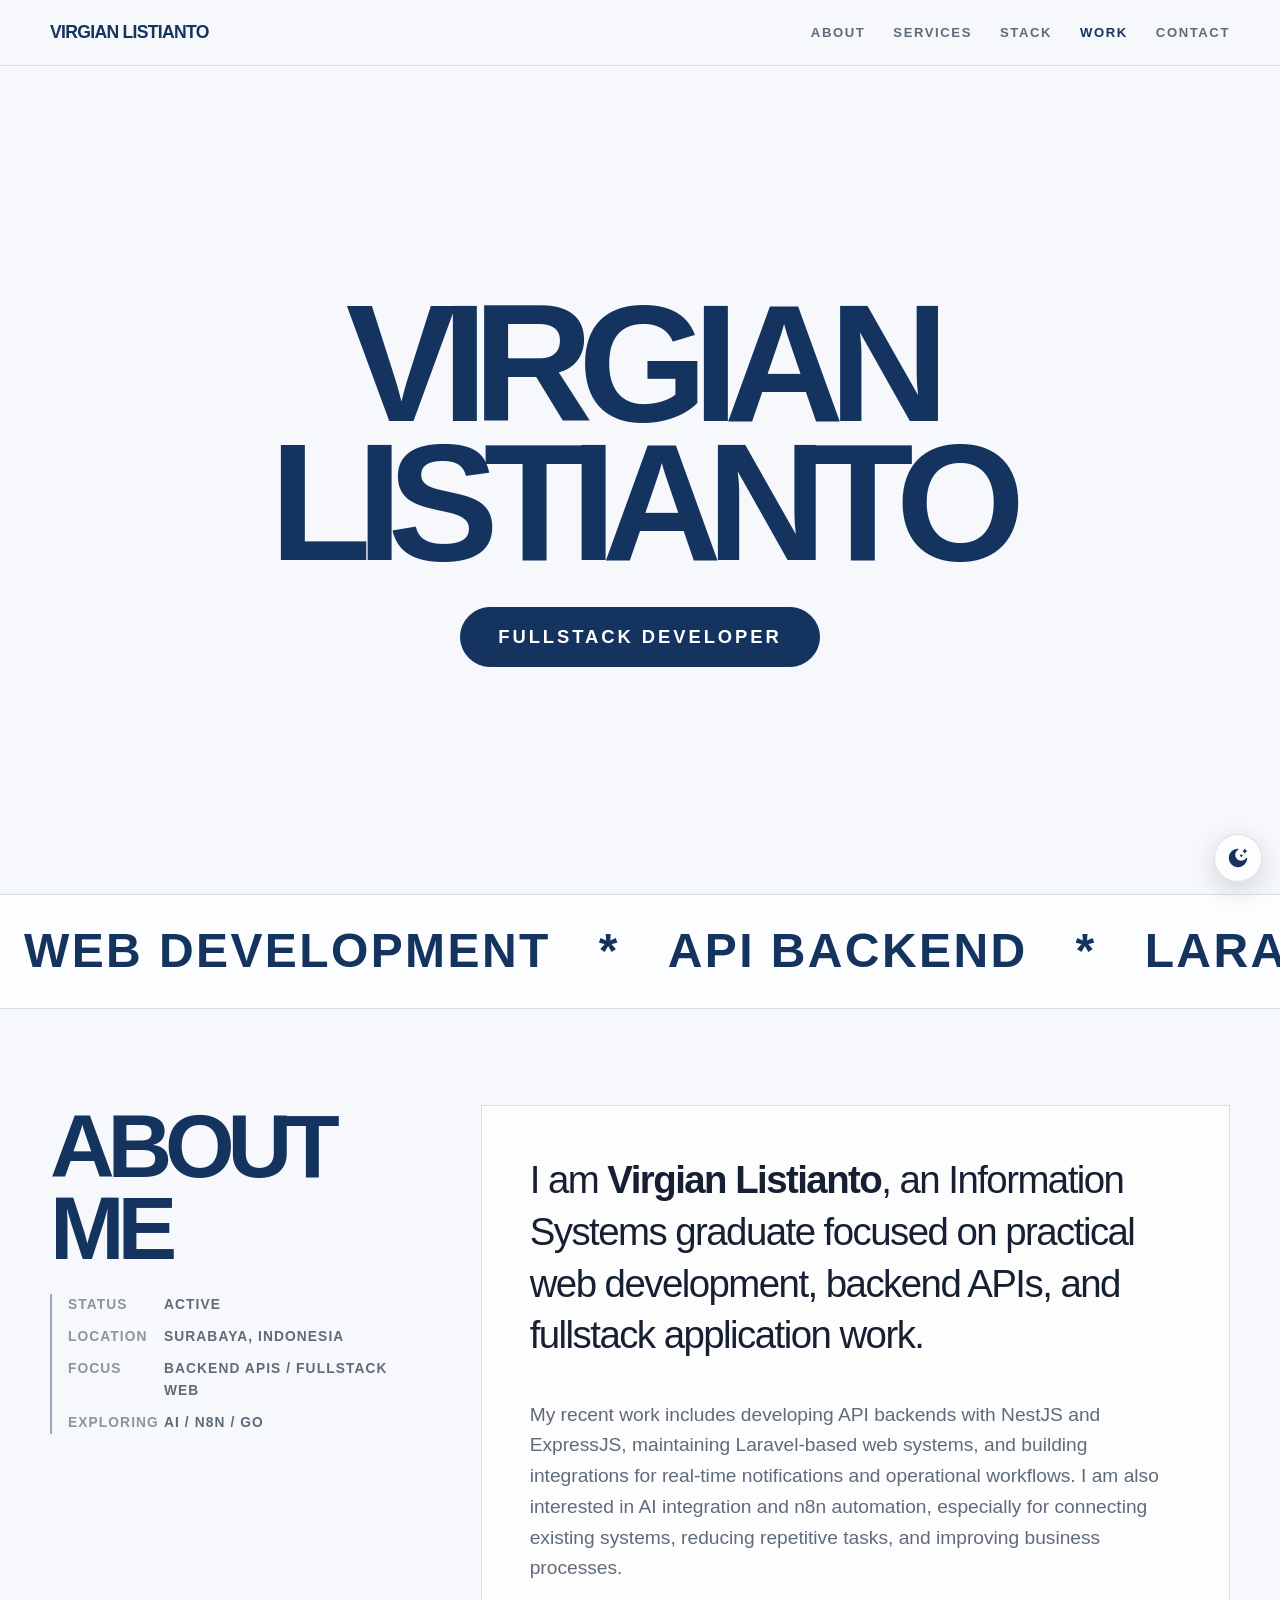
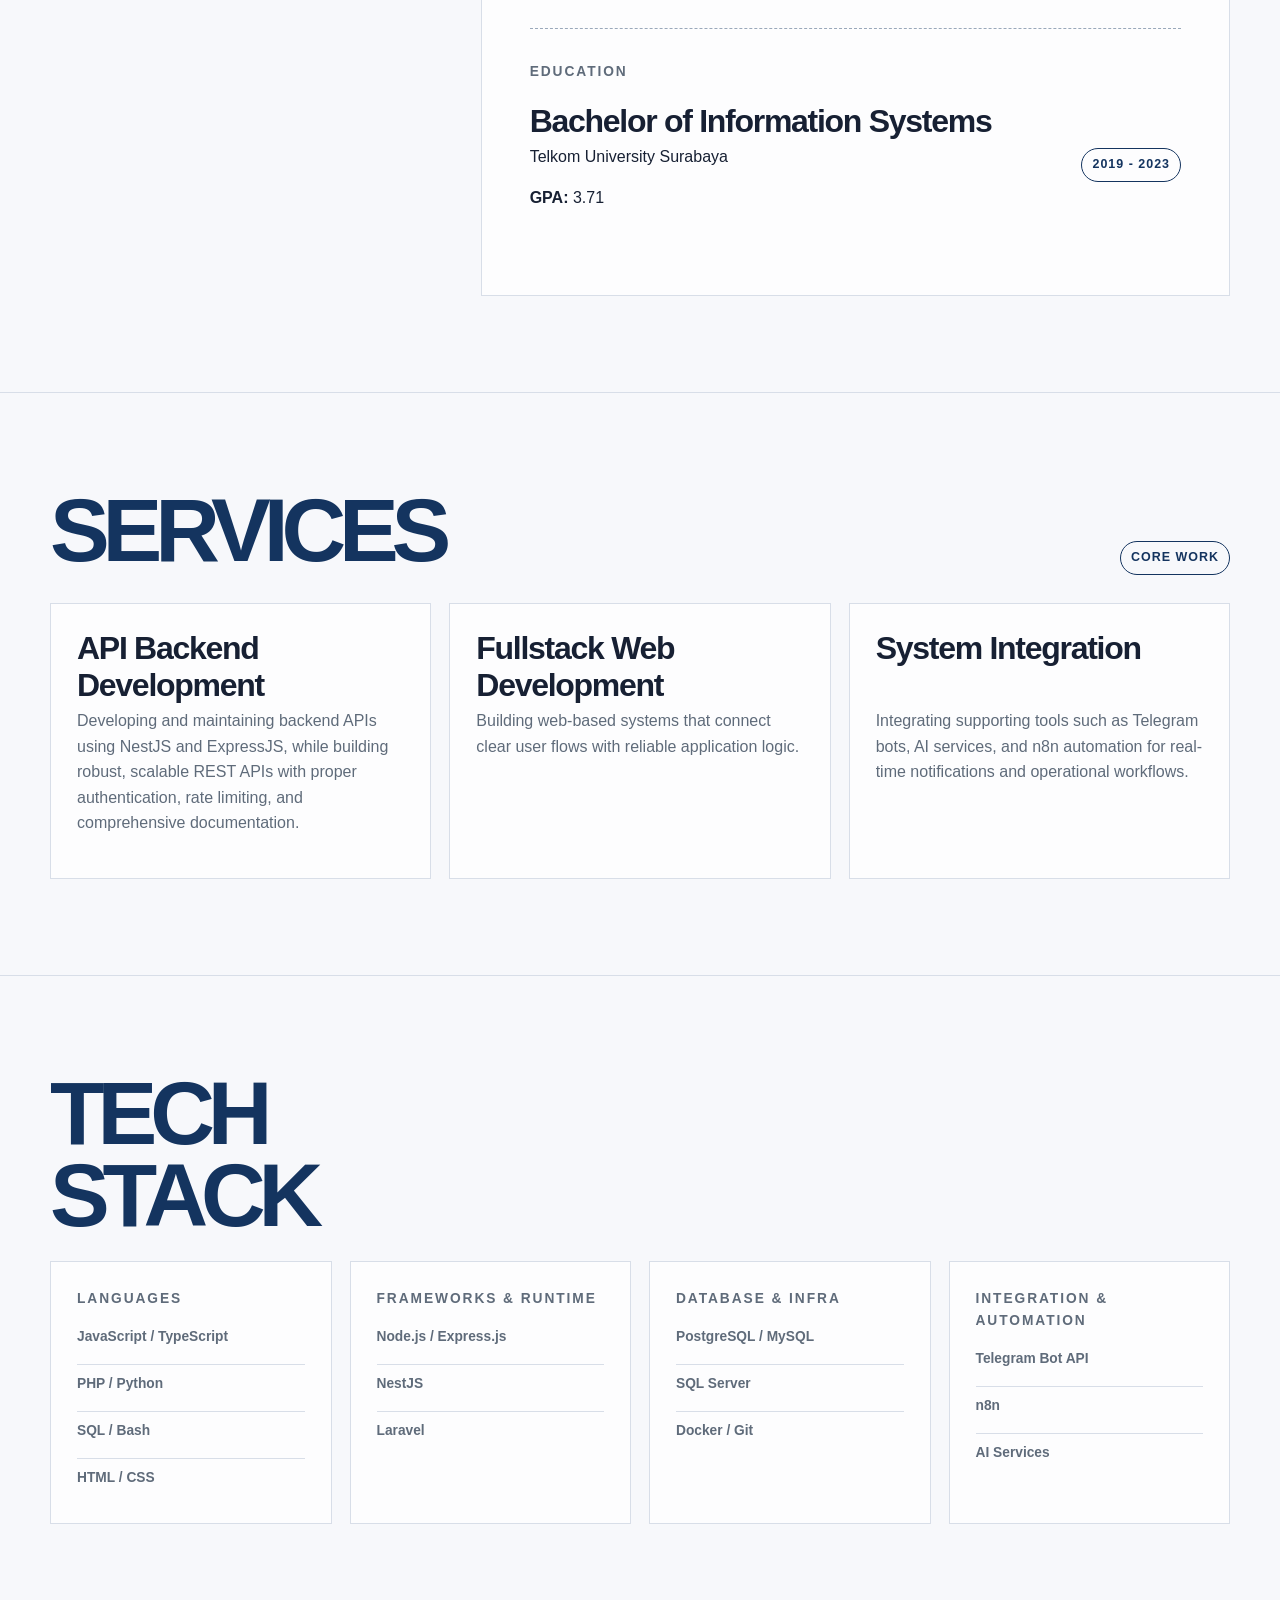
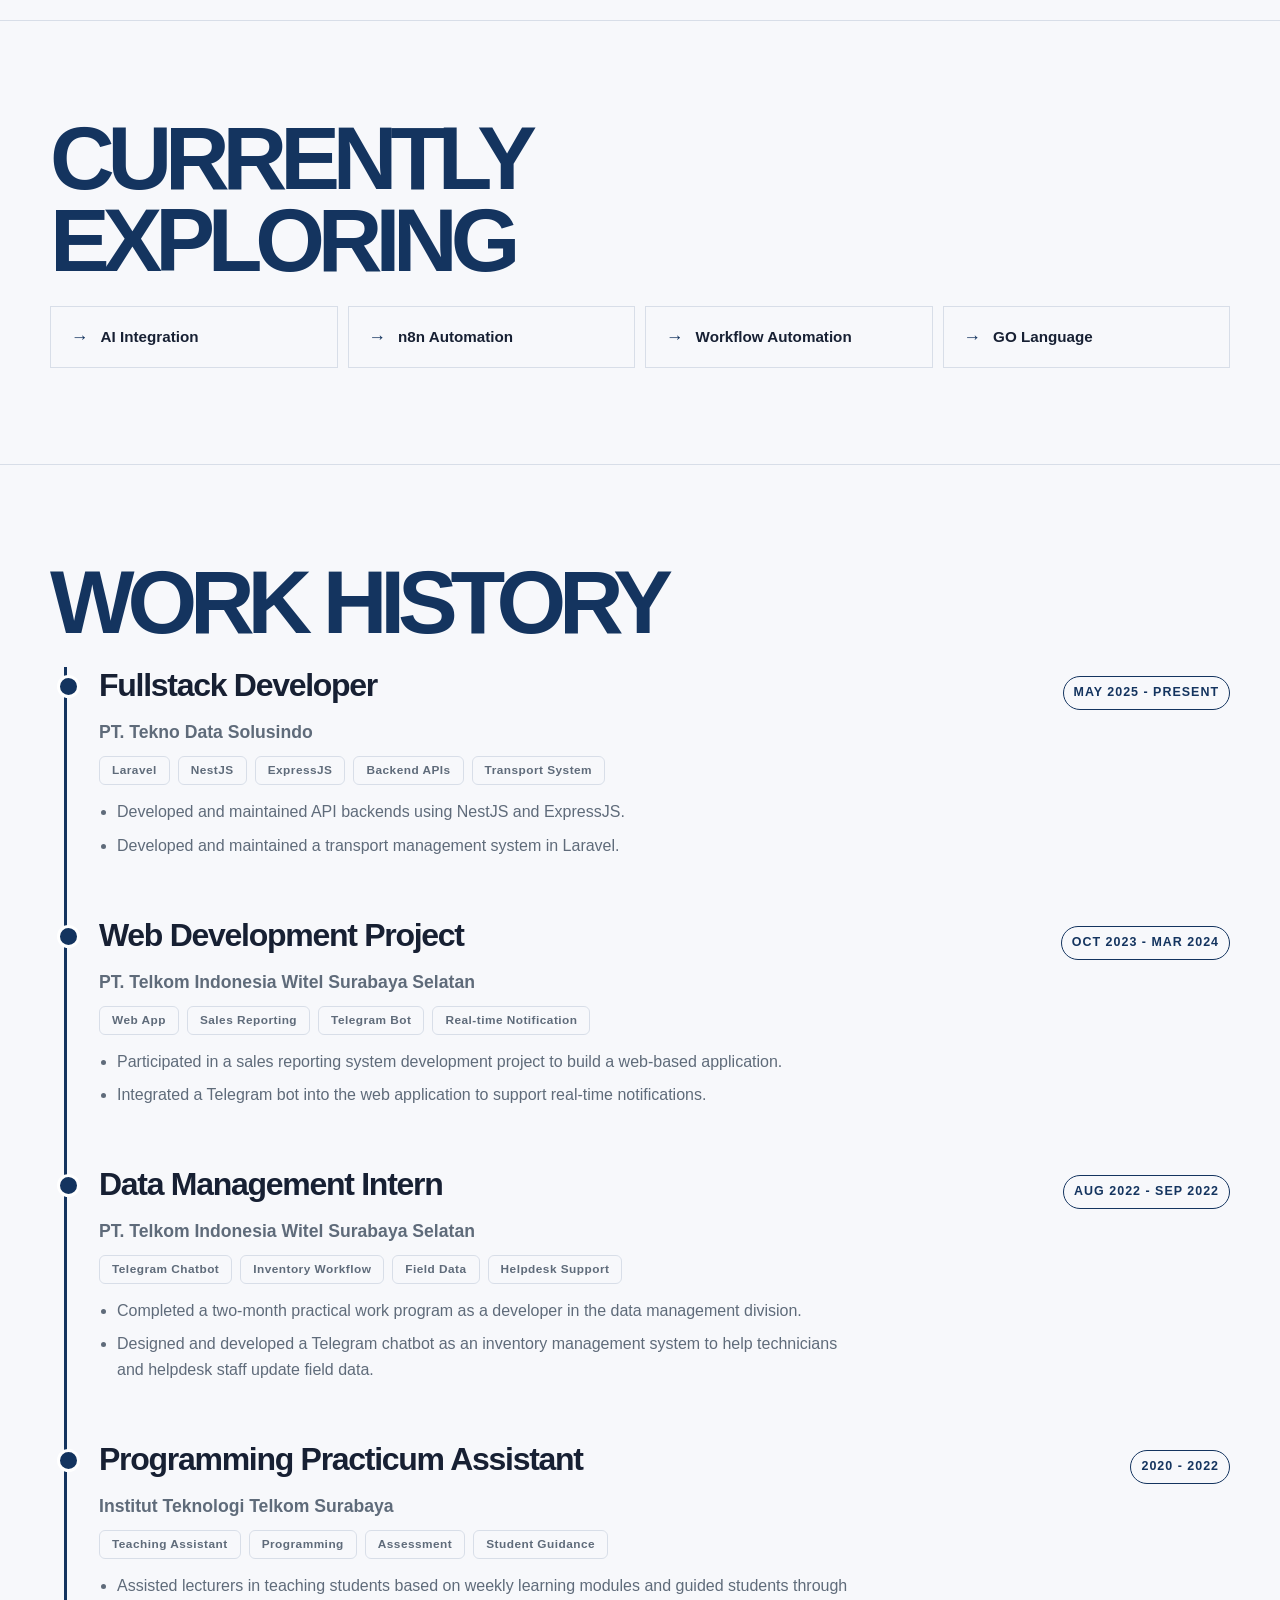
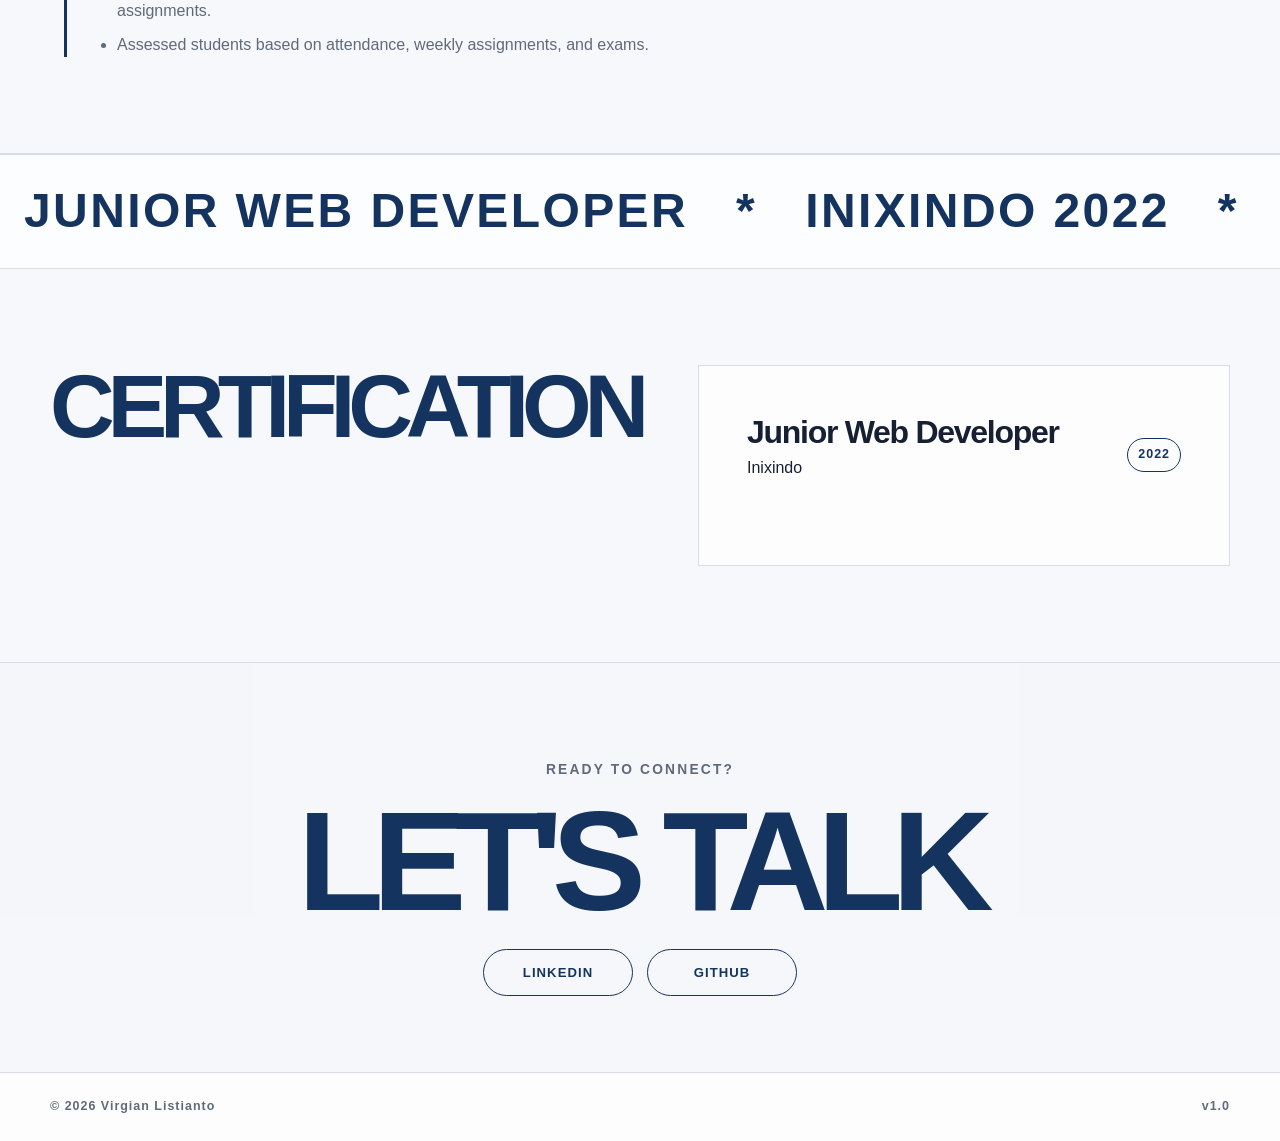
<file: index.html>
<!doctype html>
<html lang="en">
  <head>
    <meta charset="UTF-8" />
    <meta name="viewport" content="width=device-width, initial-scale=1.0" />
    <title>Virgian Listianto | Portfolio</title>
    <meta
      name="description"
      content="Portfolio of Virgian Listianto, a fullstack developer focused on backend APIs, Laravel, NestJS, ExpressJS, and workflow automation."
    />
    <link rel="canonical" href="https://z0mbi33.net/" />
    <meta property="og:title" content="Virgian Listianto | Portfolio" />
    <meta property="og:description" content="Fullstack developer focused on backend APIs, web systems, and workflow automation." />
    <meta property="og:type" content="website" />
    <meta property="og:url" content="https://z0mbi33.net/" />
    <meta property="og:image" content="https://z0mbi33.net/assets/logo.png" />
    <meta property="og:site_name" content="Virgian Listianto Portfolio" />
    <meta name="twitter:card" content="summary_large_image" />
    <meta name="twitter:title" content="Virgian Listianto | Portfolio" />
    <meta name="twitter:description" content="Fullstack developer focused on backend APIs, web systems, and workflow automation." />
    <meta name="twitter:image" content="https://z0mbi33.net/assets/logo.png" />
    <script type="application/ld+json">
      {
        "@context": "https://schema.org",
        "@type": "Person",
        "name": "Virgian Listianto",
        "url": "https://z0mbi33.net/",
        "jobTitle": "Fullstack Developer",
        "address": {
          "@type": "PostalAddress",
          "addressLocality": "Surabaya",
          "addressCountry": "Indonesia"
        },
        "sameAs": [
          "https://linkedin.com/in/virgianlistianto",
          "https://github.com/z00mbi33"
        ],
        "knowsAbout": [
          "Backend APIs",
          "Laravel",
          "NestJS",
          "ExpressJS",
          "Workflow Automation",
          "n8n",
          "Telegram Bot API"
        ]
      }
    </script>
    <link
      rel="icon"
      type="image/png"
      sizes="32x32"
      href="assets/favicon-32x32.png"
    />
    <link
      rel="icon"
      type="image/png"
      sizes="16x16"
      href="assets/favicon-16x16.png"
    />
    <link
      rel="apple-touch-icon"
      sizes="180x180"
      href="assets/apple-touch-icon.png"
    />
    <link rel="stylesheet" href="assets/custom.css" />
  </head>
  <body>
    <canvas id="scatter-background" aria-hidden="true"></canvas>

    <nav class="nav" aria-label="Primary navigation">
      <div class="container nav-inner">
        <a class="brand" href="#top">Virgian Listianto</a>
        <div class="nav-links">
          <a href="#about" data-nav-link>About</a>
          <a href="#services" data-nav-link>Services</a>
          <a href="#stack" data-nav-link>Stack</a>
          <a href="#work" data-nav-link>Work</a>
          <a href="#contact" data-nav-link>Contact</a>
        </div>
        <button
          class="nav-toggle"
          type="button"
          aria-expanded="false"
          aria-controls="mobile-nav"
        >
          Menu
        </button>
      </div>
      <div id="mobile-nav" class="mobile-nav">
        <div class="container">
          <a href="#about" data-nav-link>About</a>
          <a href="#services" data-nav-link>Services</a>
          <a href="#stack" data-nav-link>Stack</a>
          <a href="#work" data-nav-link>Work</a>
          <a href="#contact" data-nav-link>Contact</a>
        </div>
      </div>
    </nav>

    <main id="top">
      <section class="hero container">
        <div>
          <h1>Virgian<br />Listianto</h1>
          <div class="hero-actions">
            <div class="role-card">
              <strong>Fullstack Developer</strong>
            </div>
          </div>
        </div>
      </section>

      <div class="strip" aria-hidden="true">
        <div class="strip-track">
          <span>Web Development</span><span>*</span> <span>API Backend</span
          ><span>*</span> <span>Laravel</span><span>*</span> <span>NestJS</span
          ><span>*</span> <span>ExpressJS</span><span>*</span>
          <span>Fullstack</span><span>*</span> <span>Web Development</span
          ><span>*</span> <span>API Backend</span><span>*</span>
          <span>Laravel</span><span>*</span> <span>NestJS</span><span>*</span>
          <span>ExpressJS</span><span>*</span> <span>Fullstack</span
          ><span>*</span>
        </div>
      </div>

      <section id="about" class="section">
        <div class="container split">
          <div>
            <div class="section-title">
              <h2>About<br />Me</h2>
              <div class="meta-list">
                <p><span class="meta-label">Status</span><strong>Active</strong></p>
                <p><span class="meta-label">Location</span><strong>Surabaya, Indonesia</strong></p>
                <p><span class="meta-label">Focus</span><strong>Backend APIs / Fullstack Web</strong></p>
                <p><span class="meta-label">Exploring</span><strong>AI / n8n / Go</strong></p>
              </div>
            </div>
          </div>

          <div class="panel">
            <p class="intro">
              I am <strong>Virgian Listianto</strong>, an Information Systems
              graduate focused on practical web development, backend APIs, and
              fullstack application work.
            </p>
            <p class="intro-small">
              My recent work includes developing API backends with NestJS and
              ExpressJS, maintaining Laravel-based web systems, and building
              integrations for real-time notifications and operational
              workflows. I am also interested in AI integration and n8n
              automation, especially for connecting existing systems, reducing
              repetitive tasks, and improving business processes.
            </p>

            <div class="data-block">
              <p class="block-heading">Education</p>
              <div class="education-row">
                <div>
                  <h3>Bachelor of Information Systems</h3>
                  <p>Telkom University Surabaya</p>
                  <p><strong>GPA:</strong> 3.71</p>
                </div>
                <span class="date">2019 - 2023</span>
              </div>
            </div>
          </div>
        </div>
      </section>

      <section id="services" class="section">
        <div class="container">
          <div class="timeline-head">
            <h2>Services</h2>
            <span class="date">Core Work</span>
          </div>

          <div class="cards">
            <article class="card">
              <h3>API Backend Development</h3>
              <p>
                Developing and maintaining backend APIs using NestJS and
                ExpressJS, while building robust, scalable REST APIs with proper
                authentication, rate limiting, and comprehensive documentation.
              </p>
            </article>
            <article class="card">
              <h3>Fullstack Web Development</h3>
              <p>
                Building web-based systems that connect clear user flows with
                reliable application logic.
              </p>
            </article>
            <article class="card">
              <h3>System Integration</h3>
              <p>
                Integrating supporting tools such as Telegram bots, AI services,
                and n8n automation for real-time notifications and operational
                workflows.
              </p>
            </article>
          </div>
        </div>
      </section>

      <section id="stack" class="section">
        <div class="container">
          <h2>Tech<br />Stack</h2>
          <div class="cards stack-cards">
            <article class="card stack-card">
              <p class="block-heading">Languages</p>
              <ul class="stack-list">
                <li>JavaScript / TypeScript</li>
                <li>PHP / Python</li>
                <li>SQL / Bash</li>
                <li>HTML / CSS</li>
              </ul>
            </article>
            <article class="card stack-card">
              <p class="block-heading">Frameworks &amp; Runtime</p>
              <ul class="stack-list">
                <li>Node.js / Express.js</li>
                <li>NestJS</li>
                <li>Laravel</li>
              </ul>
            </article>
            <article class="card stack-card">
              <p class="block-heading">Database &amp; Infra</p>
              <ul class="stack-list">
                <li>PostgreSQL / MySQL</li>
                <li>SQL Server</li>
                <li>Docker / Git</li>
              </ul>
            </article>
            <article class="card stack-card">
              <p class="block-heading">Integration &amp; Automation</p>
              <ul class="stack-list">
                <li>Telegram Bot API</li>
                <li>n8n</li>
                <li>AI Services</li>
              </ul>
            </article>
          </div>
        </div>
      </section>

      <section id="exploring" class="section">
        <div class="container">
          <h2>Currently<br />Exploring</h2>
          <div class="explore-grid">
            <div class="explore-item">
              <span class="explore-icon" aria-hidden="true">&rarr;</span>
              <span>AI Integration</span>
            </div>
            <div class="explore-item">
              <span class="explore-icon" aria-hidden="true">&rarr;</span>
              <span>n8n Automation</span>
            </div>
            <div class="explore-item">
              <span class="explore-icon" aria-hidden="true">&rarr;</span>
              <span>Workflow Automation</span>
            </div>
            <div class="explore-item">
              <span class="explore-icon" aria-hidden="true">&rarr;</span>
              <span>GO Language</span>
            </div>
          </div>
        </div>
      </section>

      <section id="work" class="section">
        <div class="container">
          <h2>Work History</h2>

          <div class="timeline">
            <article class="timeline-item">
              <div class="timeline-head">
                <h3>Fullstack Developer</h3>
                <span class="date">May 2025 - Present</span>
              </div>
              <h4>PT. Tekno Data Solusindo</h4>
              <div class="tag-row">
                <span>Laravel</span>
                <span>NestJS</span>
                <span>ExpressJS</span>
                <span>Backend APIs</span>
                <span>Transport System</span>
              </div>
              <ul>
                <li>
                  Developed and maintained API backends using NestJS and
                  ExpressJS.
                </li>
                <li>
                  Developed and maintained a transport management system in
                  Laravel.
                </li>
              </ul>
            </article>

            <article class="timeline-item">
              <div class="timeline-head">
                <h3>Web Development Project</h3>
                <span class="date">Oct 2023 - Mar 2024</span>
              </div>
              <h4>PT. Telkom Indonesia Witel Surabaya Selatan</h4>
              <div class="tag-row">
                <span>Web App</span>
                <span>Sales Reporting</span>
                <span>Telegram Bot</span>
                <span>Real-time Notification</span>
              </div>
              <ul>
                <li>
                  Participated in a sales reporting system development project
                  to build a web-based application.
                </li>
                <li>
                  Integrated a Telegram bot into the web application to support
                  real-time notifications.
                </li>
              </ul>
            </article>

            <article class="timeline-item">
              <div class="timeline-head">
                <h3>Data Management Intern</h3>
                <span class="date">Aug 2022 - Sep 2022</span>
              </div>
              <h4>PT. Telkom Indonesia Witel Surabaya Selatan</h4>
              <div class="tag-row">
                <span>Telegram Chatbot</span>
                <span>Inventory Workflow</span>
                <span>Field Data</span>
                <span>Helpdesk Support</span>
              </div>
              <ul>
                <li>
                  Completed a two-month practical work program as a developer in
                  the data management division.
                </li>
                <li>
                  Designed and developed a Telegram chatbot as an inventory
                  management system to help technicians and helpdesk staff
                  update field data.
                </li>
              </ul>
            </article>

            <article class="timeline-item">
              <div class="timeline-head">
                <h3>Programming Practicum Assistant</h3>
                <span class="date">2020 - 2022</span>
              </div>
              <h4>Institut Teknologi Telkom Surabaya</h4>
              <div class="tag-row">
                <span>Teaching Assistant</span>
                <span>Programming</span>
                <span>Assessment</span>
                <span>Student Guidance</span>
              </div>
              <ul>
                <li>
                  Assisted lecturers in teaching students based on weekly
                  learning modules and guided students through assignments.
                </li>
                <li>
                  Assessed students based on attendance, weekly assignments, and
                  exams.
                </li>
              </ul>
            </article>
          </div>
        </div>
      </section>

      <div class="strip" aria-hidden="true">
        <div class="strip-track">
          <span>Junior Web Developer</span><span>*</span>
          <span>Inixindo 2022</span><span>*</span>
          <span>Junior Web Developer</span><span>*</span>
          <span>Inixindo 2022</span><span>*</span>
          <span>Junior Web Developer</span><span>*</span>
          <span>Inixindo 2022</span><span>*</span>
        </div>
      </div>

      <section class="section certification-section">
        <div class="container split">
          <div>
            <div class="section-title">
              <h2>Certification</h2>
            </div>
          </div>
          <div class="panel">
            <div class="cert-row">
              <div>
                <h3>Junior Web Developer</h3>
                <p>Inixindo</p>
              </div>
              <span class="date">2022</span>
            </div>
          </div>
        </div>
      </section>
    </main>

    <section id="contact" class="contact-section">
      <div class="container">
        <p class="contact-kicker">Ready to connect?</p>
        <p class="talk">Let's Talk</p>

        <div class="contact-links" aria-label="Social links">
          <a
            class="contact-pill"
            href="https://linkedin.com/in/virgianlistianto"
            target="_blank"
            rel="noreferrer"
            >LinkedIn</a
          >
          <a
            class="contact-pill"
            href="https://github.com/z00mbi33"
            target="_blank"
            rel="noreferrer"
            >GitHub</a
          >
        </div>
      </div>
    </section>

    <footer class="footer">
      <div class="container footer-bottom">
        <span>&copy; 2026 Virgian Listianto</span>
        <span>v1.0</span>
      </div>
    </footer>

    <button
      class="theme-toggle"
      type="button"
      aria-label="Switch to dark mode"
      aria-pressed="false"
    >
      <span class="theme-toggle-icon theme-toggle-icon-moon" aria-hidden="true">
        <svg viewBox="0 0 24 24" role="presentation" focusable="false">
          <path
            d="M19.9001 2.30719C19.7392 1.8976 19.1616 1.8976 19.0007 2.30719L18.5703 3.40247C18.5212 3.52752 18.4226 3.62651 18.298 3.67583L17.2067 4.1078C16.7986 4.26934 16.7986 4.849 17.2067 5.01054L18.298 5.44252C18.4226 5.49184 18.5212 5.59082 18.5703 5.71587L19.0007 6.81115C19.1616 7.22074 19.7392 7.22074 19.9001 6.81116L20.3305 5.71587C20.3796 5.59082 20.4782 5.49184 20.6028 5.44252L21.6941 5.01054C22.1022 4.849 22.1022 4.26934 21.6941 4.1078L20.6028 3.67583C20.4782 3.62651 20.3796 3.52752 20.3305 3.40247L19.9001 2.30719Z"
            fill="currentColor"
          />
          <path
            d="M16.0328 8.12967C15.8718 7.72009 15.2943 7.72009 15.1333 8.12967L14.9764 8.52902C14.9273 8.65407 14.8287 8.75305 14.7041 8.80237L14.3062 8.95987C13.8981 9.12141 13.8981 9.70107 14.3062 9.86261L14.7041 10.0201C14.8287 10.0694 14.9273 10.1684 14.9764 10.2935L15.1333 10.6928C15.2943 11.1024 15.8718 11.1024 16.0328 10.6928L16.1897 10.2935C16.2388 10.1684 16.3374 10.0694 16.462 10.0201L16.8599 9.86261C17.268 9.70107 17.268 9.12141 16.8599 8.95987L16.462 8.80237C16.3374 8.75305 16.2388 8.65407 16.1897 8.52902L16.0328 8.12967Z"
            fill="currentColor"
          />
          <path
            d="M12 22C17.5228 22 22 17.5228 22 12C22 11.5373 21.3065 11.4608 21.0672 11.8568C19.9289 13.7406 17.8615 15 15.5 15C11.9101 15 9 12.0899 9 8.5C9 6.13845 10.2594 4.07105 12.1432 2.93276C12.5392 2.69347 12.4627 2 12 2C6.47715 2 2 6.47715 2 12C2 17.5228 6.47715 22 12 22Z"
            fill="currentColor"
          />
        </svg>
      </span>
      <span class="theme-toggle-icon theme-toggle-icon-sun" aria-hidden="true">
        <svg viewBox="0 0 24 24" role="presentation" focusable="false">
          <circle cx="12" cy="12" r="4" />
          <g
            fill="none"
            stroke="currentColor"
            stroke-width="1.8"
            stroke-linecap="round"
          >
            <path d="M12 2.2v2.2" />
            <path d="M12 19.6v2.2" />
            <path d="M2.2 12h2.2" />
            <path d="M19.6 12h2.2" />
            <path d="M5.1 5.1l1.6 1.6" />
            <path d="M17.3 17.3l1.6 1.6" />
            <path d="M17.3 6.7l1.6-1.6" />
            <path d="M5.1 18.9l1.6-1.6" />
          </g>
        </svg>
      </span>
    </button>

    <script src="assets/custom.js" defer></script>
  </body>
</html>
</file>
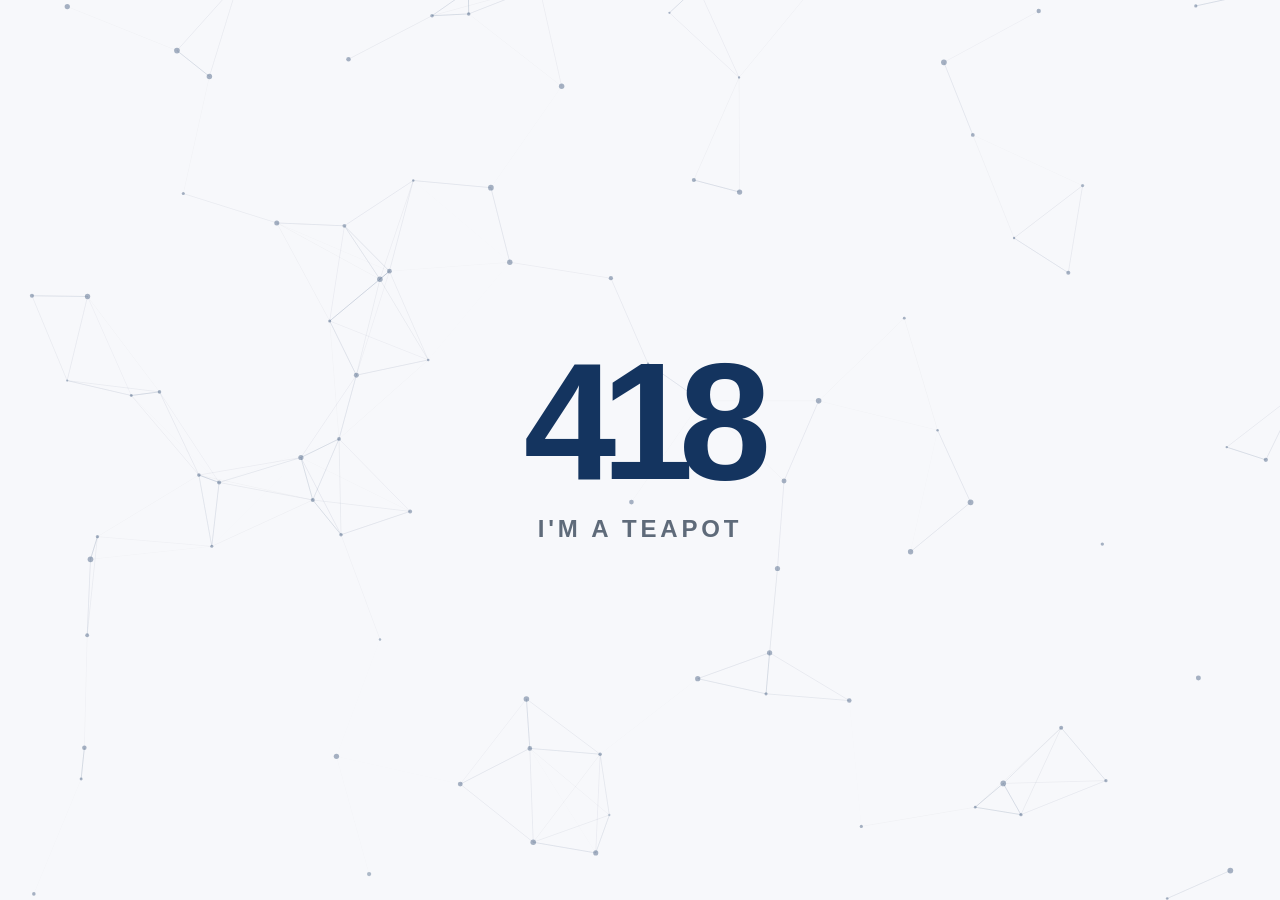
<file: 418.html>
<!DOCTYPE html>
<html lang="en">
<head>
    <meta charset="UTF-8">
    <meta name="viewport" content="width=device-width, initial-scale=1.0">
    <title>418 | I'm a teapot</title>
    <meta name="description" content="I'm a teapot.">
    <link rel="icon" type="image/png" sizes="32x32" href="assets/favicon-32x32.png">
    <link rel="icon" type="image/png" sizes="16x16" href="assets/favicon-16x16.png">
    <link rel="apple-touch-icon" sizes="180x180" href="assets/apple-touch-icon.png">
    <link rel="stylesheet" href="assets/custom.css">
</head>
<body class="error-page">
    <canvas id="scatter-background" aria-hidden="true"></canvas>

    <main class="error-main">
        <section class="error-hero" aria-labelledby="error-title">
            <h1 id="error-title">418</h1>
            <p>I'm a teapot</p>
        </section>
    </main>

    <script src="assets/custom.js" defer></script>
</body>
</html>
</file>
<file: assets/custom.css>
:root {
    --bg: #f7f8fb;
    --paper: #ffffff;
    --paper-soft: #f3f6fa;
    --primary: #14345f;
    --primary-soft: #e8eef7;
    --text: #172033;
    --muted: #5f6b7a;
    --line: #d8dee8;
    --line-dark: #9aa8ba;
    --nav-bg: rgba(247, 248, 251, 0.94);
    --surface-bg: rgba(255, 255, 255, 0.7);
    --strip-bg: rgba(255, 255, 255, 0.64);
    --contact-bg: rgba(243, 246, 250, 0.68);
    --scatter-color: 20, 52, 95;
}

[data-theme="dark"] {
    --bg: #08111f;
    --paper: #101b2d;
    --paper-soft: #14233a;
    --primary: #8fb8ff;
    --primary-soft: #1d3454;
    --text: #eef4ff;
    --muted: #9eabc0;
    --line: #24344d;
    --line-dark: #3b506f;
    --nav-bg: rgba(8, 17, 31, 0.88);
    --surface-bg: rgba(16, 27, 45, 0.72);
    --strip-bg: rgba(16, 27, 45, 0.58);
    --contact-bg: rgba(12, 24, 42, 0.72);
    --scatter-color: 143, 184, 255;
}

* {
    box-sizing: border-box;
}

html {
    scroll-behavior: smooth;
    scroll-padding-top: 88px;
}

body {
    position: relative;
    margin: 0;
    background: var(--bg);
    color: var(--text);
    font-family: Arial, Helvetica, sans-serif;
    line-height: 1.6;
}

body,
.nav,
.section,
.strip,
.panel,
.card,
.data-block,
.contact-section,
.education-row,
.cert-row,
.footer,
.role-card,
.contact-pill,
.theme-toggle,
.timeline-item::before,
.timeline-item,
.explore-item,
.nav-toggle,
.mobile-nav a,
.tag-row span {
    transition: background-color 220ms ease, color 220ms ease, border-color 220ms ease, box-shadow 220ms ease;
}

h1,
h2,
h3,
h4,
.brand,
.nav-links,
.meta-list,
.block-heading,
.intro-small,
.card p,
ul,
.date,
.talk,
.contact-kicker,
.footer-bottom,
.theme-toggle-icon,
.stack-item,
.explore-icon,
.meta-label,
.stack-list li,
.tag-row span {
    transition: color 220ms ease, border-color 220ms ease, opacity 220ms ease, transform 220ms ease;
}

#scatter-background {
    position: fixed;
    inset: 0;
    z-index: 0;
    pointer-events: none;
    opacity: 0.95;
}

a {
    color: inherit;
    text-decoration: none;
}

a:hover {
    text-decoration: underline;
}

p,
h1,
h2,
h3,
h4 {
    margin-top: 0;
}

.container {
    width: min(1180px, calc(100% - 32px));
    margin: 0 auto;
}

.nav {
    position: sticky;
    top: 0;
    z-index: 10;
    width: 100%;
    border-bottom: 1px solid var(--line);
    background: var(--nav-bg);
    backdrop-filter: blur(12px);
}

main,
.contact-section,
.footer {
    position: relative;
    z-index: 1;
}

.nav-inner {
    display: flex;
    align-items: center;
    justify-content: space-between;
    padding: 18px 0;
}

.brand {
    color: var(--primary);
    font-size: 1.1rem;
    font-weight: 800;
    letter-spacing: -0.04em;
    text-transform: uppercase;
}

.nav-links {
    display: flex;
    gap: 28px;
    color: var(--muted);
    font-size: 0.82rem;
    font-weight: 700;
    letter-spacing: 0.12em;
    text-transform: uppercase;
}

.nav-toggle {
    display: none;
    align-items: center;
    justify-content: center;
    border: 1px solid var(--line);
    border-radius: 6px;
    background: transparent;
    color: var(--primary);
    font-family: inherit;
    font-size: 0.78rem;
    font-weight: 800;
    letter-spacing: 0.12em;
    text-transform: uppercase;
    padding: 8px 16px;
    cursor: pointer;
    transition: border-color 200ms ease, color 200ms ease, background-color 220ms ease;
}

.nav-toggle:hover {
    border-color: var(--primary);
}

.mobile-nav {
    max-height: 0;
    overflow: hidden;
    transition: max-height 300ms ease, border-color 220ms ease;
    border-top: 1px solid transparent;
}

.mobile-nav.is-open {
    max-height: 320px;
    border-top-color: var(--line);
}

.mobile-nav .container {
    display: flex;
    flex-direction: column;
}

.mobile-nav a {
    display: block;
    padding: 14px 0;
    color: var(--muted);
    font-size: 0.82rem;
    font-weight: 700;
    letter-spacing: 0.12em;
    text-transform: uppercase;
    text-decoration: none;
    border-bottom: 1px solid var(--line);
    transition: color 180ms ease;
}

.mobile-nav a:last-child {
    border-bottom: none;
}

.mobile-nav a:hover {
    color: var(--primary);
    text-decoration: none;
}

.nav-links a.is-active,
.mobile-nav a.is-active {
    color: var(--primary);
}

main {
    padding-top: 0;
}

.error-main {
    display: flex;
    min-height: 100vh;
    align-items: center;
    justify-content: center;
    padding: 0;
}

.error-hero {
    width: min(1180px, calc(100% - 32px));
    margin: 0 auto;
    text-align: center;
}

.error-hero h1 {
    margin-bottom: 18px;
}

.error-hero p {
    margin-bottom: 0;
    color: var(--muted);
    font-size: clamp(1rem, 3vw, 1.5rem);
    font-weight: 800;
    letter-spacing: 0.16em;
    text-transform: uppercase;
}

.hero {
    display: flex;
    min-height: calc(100vh - 72px);
    align-items: center;
    justify-content: center;
    padding: 80px 0;
    text-align: center;
}

h1 {
    color: var(--primary);
    margin-bottom: 34px;
    font-size: clamp(4rem, 13vw, 11rem);
    line-height: 0.84;
    letter-spacing: -0.09em;
    text-transform: uppercase;
}

.hero-actions {
    display: flex;
    justify-content: center;
}

.role-card {
    min-width: min(360px, 100%);
    border: 1px solid var(--primary);
    border-radius: 999px;
    padding: 14px 24px;
    background: var(--primary);
    color: #ffffff;
    text-align: center;
}

.role-card strong {
    display: block;
    color: inherit;
    font-size: clamp(0.95rem, 2vw, 1.15rem);
    letter-spacing: 0.16em;
    text-transform: uppercase;
}

.strip {
    overflow: hidden;
    border-top: 1px solid var(--line);
    border-bottom: 1px solid var(--line);
    background: var(--strip-bg);
    padding: 18px 0;
}

.strip-track {
    display: flex;
    width: max-content;
    animation: marquee 28s linear infinite;
    color: var(--primary);
    font-size: clamp(1.4rem, 4vw, 3rem);
    font-weight: 800;
    letter-spacing: 0.05em;
    text-transform: uppercase;
    white-space: nowrap;
}

.strip-track span {
    margin: 0 24px;
}

@keyframes marquee {
    from { transform: translateX(0); }
    to { transform: translateX(-50%); }
}

.section {
    padding: 96px 0;
    border-bottom: 1px solid var(--line);
}

#exploring {
    transition: border-color 350ms ease;
}

.split {
    display: grid;
    grid-template-columns: 4fr 8fr;
    gap: 56px;
}

.section-title {
    position: sticky;
    top: 104px;
}

h2 {
    color: var(--primary);
    margin-bottom: 24px;
    font-size: clamp(3rem, 7vw, 6rem);
    line-height: 0.92;
    letter-spacing: -0.08em;
    text-transform: uppercase;
}

.meta-list {
    border-left: 2px solid var(--line-dark);
    padding-left: 16px;
    color: var(--muted);
    font-size: 0.86rem;
    font-weight: 700;
    letter-spacing: 0.08em;
    text-transform: uppercase;
}

.meta-list p {
    margin-bottom: 10px;
    display: grid;
    grid-template-columns: 88px 1fr;
    gap: 8px;
}

.meta-label {
    color: var(--muted);
    opacity: 0.7;
    font-weight: 600;
}

.panel {
    border: 1px solid var(--line);
    background: var(--surface-bg);
    padding: clamp(26px, 5vw, 48px);
}

.intro {
    font-size: clamp(1.45rem, 3vw, 2.4rem);
    line-height: 1.35;
    letter-spacing: -0.04em;
}

.intro-small {
    margin-top: 24px;
    color: var(--muted);
    font-size: clamp(1rem, 2vw, 1.2rem);
}

.data-block {
    margin-top: 44px;
    border-top: 1px dashed var(--line-dark);
    padding-top: 32px;
}

.block-heading {
    margin-bottom: 20px;
    color: var(--muted);
    font-size: 0.86rem;
    font-weight: 800;
    letter-spacing: 0.14em;
    text-transform: uppercase;
}

.education-row,
.cert-row {
    display: flex;
    align-items: center;
    justify-content: space-between;
    gap: 24px;
    border-top: 1px solid var(--line);
    padding: 20px 0;
}

.education-row:first-of-type,
.cert-row:first-of-type {
    border-top: 0;
    padding-top: 0;
}

.certification-section .panel {
    align-self: start;
    transition: background-color 350ms ease, border-color 350ms ease, box-shadow 350ms ease;
}

.certification-section .cert-row {
    transition: border-color 350ms ease;
}

h3 {
    margin-bottom: 4px;
    font-size: clamp(1.35rem, 3vw, 2rem);
    line-height: 1.15;
    letter-spacing: -0.04em;
}

h4 {
    margin-bottom: 10px;
    color: var(--muted);
    font-size: 1.1rem;
}

.date {
    flex: 0 0 auto;
    border: 1px solid var(--primary);
    border-radius: 999px;
    padding: 6px 10px;
    color: var(--primary);
    font-size: 0.78rem;
    font-weight: 800;
    letter-spacing: 0.08em;
    text-transform: uppercase;
}

.cards {
    display: grid;
    grid-template-columns: repeat(3, 1fr);
    gap: 18px;
}

.card {
    min-height: 190px;
    border: 1px solid var(--line);
    background: var(--surface-bg);
    padding: 26px;
}

.card p {
    color: var(--muted);
}

.card h3 {
    min-height: 4.6rem;
}

.timeline {
    border-left: 3px solid var(--primary);
    margin-left: 14px;
}

.timeline-item {
    position: relative;
    padding: 0 0 58px 32px;
}

.timeline-item:last-child {
    padding-bottom: 0;
}

.timeline-item::before {
    content: "";
    position: absolute;
    top: 8px;
    left: -10px;
    width: 17px;
    height: 17px;
    border: 3px solid var(--paper);
    border-radius: 50%;
    background: var(--primary);
}

.timeline-head {
    display: flex;
    align-items: baseline;
    justify-content: space-between;
    gap: 18px;
    margin-bottom: 8px;
}

.timeline-item p,
.timeline-item ul {
    max-width: 760px;
}

ul {
    margin: 0;
    padding-left: 18px;
    color: var(--muted);
}

li + li {
    margin-top: 8px;
}

.contact-section {
    padding: 96px 0 76px;
    background: var(--contact-bg);
    text-align: center;
}

.contact-kicker {
    margin-bottom: 18px;
    color: var(--muted);
    font-size: 0.86rem;
    font-weight: 800;
    letter-spacing: 0.16em;
    text-transform: uppercase;
}

.talk {
    color: var(--primary);
    display: block;
    margin-bottom: 24px;
    font-size: clamp(3.5rem, 11vw, 9rem);
    font-weight: 900;
    line-height: 0.9;
    letter-spacing: -0.08em;
    text-transform: uppercase;
    word-break: break-word;
}

.contact-links {
    display: flex;
    flex-wrap: wrap;
    justify-content: center;
    gap: 14px;
}

.contact-pill {
    display: inline-flex;
    align-items: center;
    justify-content: center;
    min-width: 150px;
    border: 1px solid var(--primary);
    border-radius: 999px;
    padding: 12px 18px;
    color: var(--primary);
    font-size: 0.82rem;
    font-weight: 800;
    letter-spacing: 0.08em;
    text-transform: uppercase;
}

.contact-pill:hover {
    background: var(--primary);
    color: #ffffff;
    text-decoration: none;
}

.footer {
    border-top: 1px solid var(--line);
    background: var(--surface-bg);
    padding: 24px 0;
}

.theme-toggle {
    position: fixed;
    right: max(18px, env(safe-area-inset-right));
    bottom: max(18px, env(safe-area-inset-bottom));
    z-index: 20;
    display: inline-flex;
    align-items: center;
    justify-content: center;
    width: 48px;
    height: 48px;
    border: 1px solid var(--line);
    border-radius: 999px;
    background: var(--surface-bg);
    color: var(--primary);
    backdrop-filter: blur(12px);
    box-shadow: 0 8px 26px rgba(10, 24, 44, 0.16);
    cursor: pointer;
    transition: transform 180ms ease, border-color 180ms ease, background-color 180ms ease, color 180ms ease;
}

.theme-toggle:hover {
    transform: translateY(-1px);
}

.theme-toggle:focus-visible {
    outline: 2px solid var(--primary);
    outline-offset: 2px;
}

.theme-toggle-icon {
    position: absolute;
    display: inline-flex;
    width: 22px;
    height: 22px;
    opacity: 0;
    transform: scale(0.8);
    transition: opacity 220ms ease, transform 220ms ease;
}

.theme-toggle-icon svg {
    width: 100%;
    height: 100%;
    fill: currentColor;
}

.theme-toggle-icon-moon {
    opacity: 1;
    transform: scale(1);
}

[data-theme="dark"] .theme-toggle {
    box-shadow: 0 8px 26px rgba(0, 0, 0, 0.4);
}

[data-theme="dark"] .theme-toggle-icon-moon {
    opacity: 0;
    transform: scale(0.8);
}

[data-theme="dark"] .theme-toggle-icon-sun {
    opacity: 1;
    transform: scale(1);
}

@media (prefers-reduced-motion: reduce) {
    body,
    .nav,
    .section,
    #exploring,
    .strip,
    .panel,
    .certification-section .panel,
    .card,
    .data-block,
    .contact-section,
    .education-row,
    .cert-row,
    .certification-section .cert-row,
    .footer,
    .role-card,
    .contact-pill,
    .theme-toggle,
    .timeline-item::before,
    .timeline-item,
    .explore-item,
    .nav-toggle,
    .mobile-nav a,
    .tag-row span,
    h1,
    h2,
    h3,
    h4,
    .brand,
    .nav-links,
    .meta-list,
    .block-heading,
    .intro-small,
    .card p,
    ul,
    .date,
    .talk,
    .contact-kicker,
    .footer-bottom,
    .theme-toggle-icon,
    .stack-item,
    .explore-icon,
    .meta-label,
    .stack-list li {
        transition: none;
    }
}

.footer-bottom {
    display: flex;
    justify-content: space-between;
    align-items: center;
    gap: 18px;
    color: var(--muted);
    font-size: 0.78rem;
    font-weight: 800;
    letter-spacing: 0.08em;
}

@media (max-width: 900px) {
    .nav-inner {
        align-items: center;
    }

    .nav-toggle {
        display: inline-flex;
    }

    .nav-links {
        display: none;
    }

    .hero {
        min-height: calc(100vh - 65px);
    }

    .split,
    .cards {
        grid-template-columns: 1fr;
    }

    .stack-cards {
        grid-template-columns: repeat(2, 1fr);
    }

    .section-title {
        position: static;
    }

    .education-row,
    .cert-row,
    .timeline-head {
        align-items: flex-start;
        flex-direction: column;
    }

    .explore-grid {
        grid-template-columns: 1fr;
    }
}

@media (max-width: 560px) {
    .container {
        width: min(100% - 24px, 1180px);
    }

    .section,
    .contact-section {
        padding: 72px 0;
    }

    .hero {
        min-height: auto;
        padding: 76px 0 64px;
    }

    h1 {
        margin-bottom: 28px;
        font-size: clamp(3.35rem, 18vw, 5rem);
        letter-spacing: -0.075em;
    }

    .role-card {
        min-width: 0;
        width: 100%;
        padding: 13px 18px;
        text-align: center;
    }

    h2 {
        font-size: clamp(2.6rem, 15vw, 4rem);
    }

    .panel,
    .card {
        padding: 22px;
    }

    .card h3 {
        min-height: 0;
    }

    .certification-section .split {
        gap: 24px;
    }

    .certification-section h2 {
        margin-bottom: 0;
        font-size: clamp(2.25rem, 12vw, 3.6rem);
        letter-spacing: -0.065em;
        overflow-wrap: anywhere;
    }

    .certification-section .panel {
        padding: 20px;
    }

    .cert-row {
        gap: 14px;
        padding: 0;
    }

    .cert-row h3 {
        font-size: clamp(1.25rem, 8vw, 1.75rem);
    }

    .cert-row .date {
        align-self: flex-start;
    }

    .contact-links {
        align-items: stretch;
        flex-direction: column;
    }

    .footer-bottom {
        align-items: flex-start;
        flex-direction: column;
        gap: 8px;
    }

    .footer {
        padding-bottom: 88px;
    }

    .explore-item {
        padding: 14px 16px;
    }
}

/* ── Card hover ─────────────────────────────────── */

.card {
    transition: transform 200ms ease, border-color 200ms ease, box-shadow 200ms ease, background-color 220ms ease;
}

@media (hover: hover) and (pointer: fine) {
    .card:hover {
        transform: translateY(-4px);
        border-color: var(--primary);
        box-shadow: 0 12px 32px rgba(20, 52, 95, 0.08);
    }

    [data-theme="dark"] .card:hover {
        box-shadow: 0 12px 32px rgba(0, 0, 0, 0.28);
    }
}

@media (hover: hover) and (pointer: fine) {
    .timeline-item:hover::before {
        transform: scale(1.55);
        box-shadow: 0 0 0 9px rgba(20, 52, 95, 0.12);
    }
    [data-theme="dark"] .timeline-item:hover::before {
        box-shadow: 0 0 0 9px rgba(143, 184, 255, 0.18);
    }
    .timeline-item:hover h3 {
        color: var(--primary);
        text-shadow: 0 0 18px rgba(20, 52, 95, 0.14);
    }
    [data-theme="dark"] .timeline-item:hover h3 {
        text-shadow: 0 0 20px rgba(143, 184, 255, 0.22);
    }
}

/* ── Tech Stack cards ───────────────────────────── */

.stack-cards {
    grid-template-columns: repeat(4, 1fr);
    margin-top: 18px;
}

.stack-card {
    min-height: 0;
}

.stack-card .block-heading {
    margin-bottom: 16px;
}

.stack-list {
    margin: 0;
    padding: 0;
    list-style: none;
}

.stack-list li {
    border-top: 1px solid var(--line);
    padding: 8px 0;
    color: var(--muted);
    font-size: 0.86rem;
    font-weight: 600;
}

.stack-list li:first-child {
    border-top: 0;
    padding-top: 0;
}

/* ── Work History tags ──────────────────────────── */

.tag-row {
    display: flex;
    flex-wrap: wrap;
    gap: 8px;
    margin-bottom: 14px;
}

.tag-row span {
    display: inline-flex;
    align-items: center;
    border: 1px solid var(--line);
    border-radius: 6px;
    padding: 4px 12px;
    color: var(--muted);
    font-size: 0.74rem;
    font-weight: 700;
    letter-spacing: 0.04em;
    transition: border-color 180ms ease, color 180ms ease;
}

@media (hover: hover) and (pointer: fine) {
    .tag-row span:hover {
        border-color: var(--primary);
        color: var(--primary);
    }
}

/* ── Currently Exploring ────────────────────────── */

.explore-grid {
    display: grid;
    grid-template-columns: repeat(auto-fill, minmax(240px, 1fr));
    gap: 10px;
    margin-top: 18px;
}

.explore-item {
    display: flex;
    align-items: center;
    gap: 12px;
    border: 1px solid var(--line);
    padding: 16px 20px;
    font-size: 0.95rem;
    font-weight: 700;
    transition: border-color 350ms ease, background-color 350ms ease, color 350ms ease, box-shadow 350ms ease;
}

.explore-icon {
    flex: 0 0 auto;
    color: var(--primary);
    font-size: 1.1rem;
}

@media (hover: hover) and (pointer: fine) {
    .explore-item:hover {
        border-color: var(--primary);
        background: var(--primary-soft);
    }
}

@media (max-width: 900px) {
    .stack-cards {
        grid-template-columns: repeat(2, 1fr);
    }
}

@media (max-width: 560px) {
    .stack-cards {
        grid-template-columns: 1fr;
    }
}

/* ── Focus-visible ──────────────────────────────── */

a:focus-visible,
button:focus-visible {
    outline: 2px solid var(--primary);
    outline-offset: 3px;
}

/* ── Scroll reveal ──────────────────────────────── */

.reveal {
    opacity: 0;
    transform: translateY(14px);
    transition: opacity 500ms ease, transform 500ms ease;
}

.reveal.is-visible {
    opacity: 1;
    transform: translateY(0);
}

@media (prefers-reduced-motion: reduce) {
    .reveal {
        opacity: 1;
        transform: none;
        transition: none;
    }
}

/* ── Mobile theme toggle ────────────────────────── */

@media (max-width: 560px) {
    .theme-toggle {
        width: 42px;
        height: 42px;
        right: max(14px, env(safe-area-inset-right));
        bottom: max(16px, env(safe-area-inset-bottom));
    }

    .theme-toggle-icon {
        width: 20px;
        height: 20px;
    }
}
</file>
